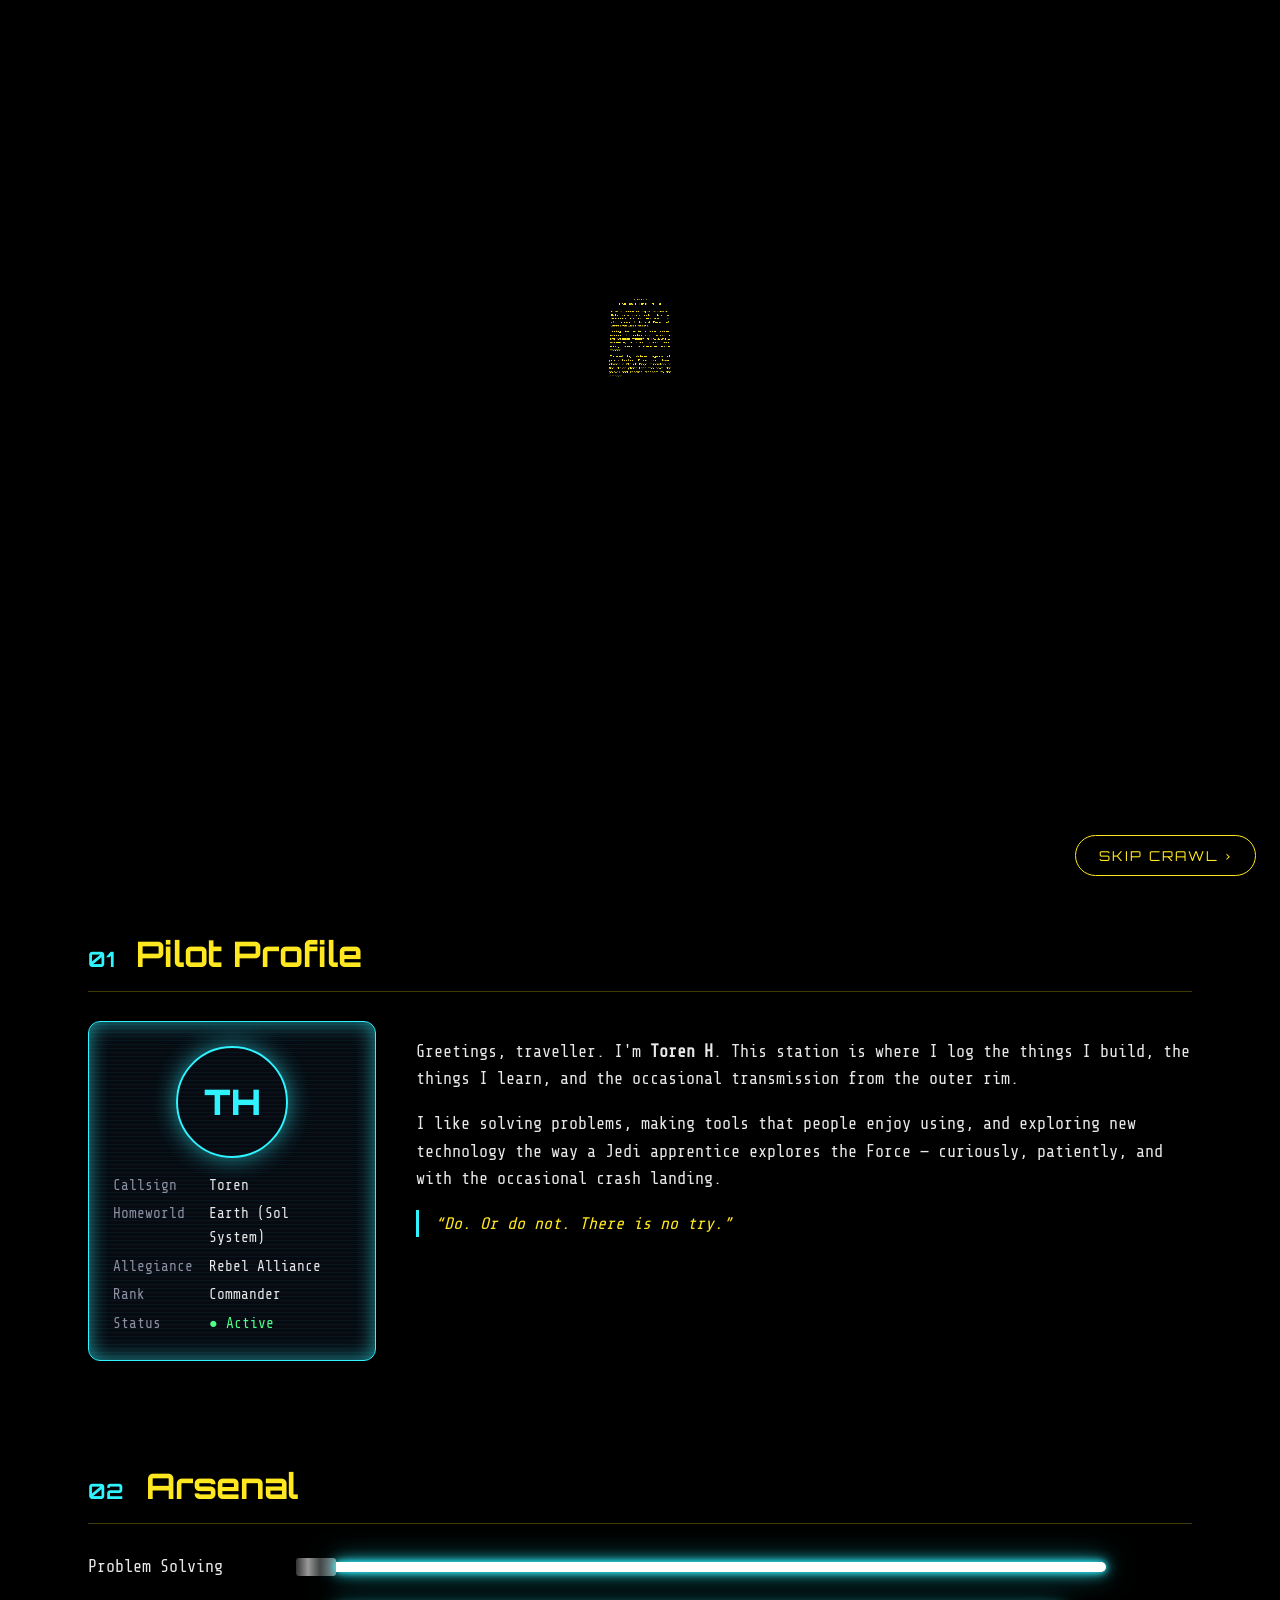
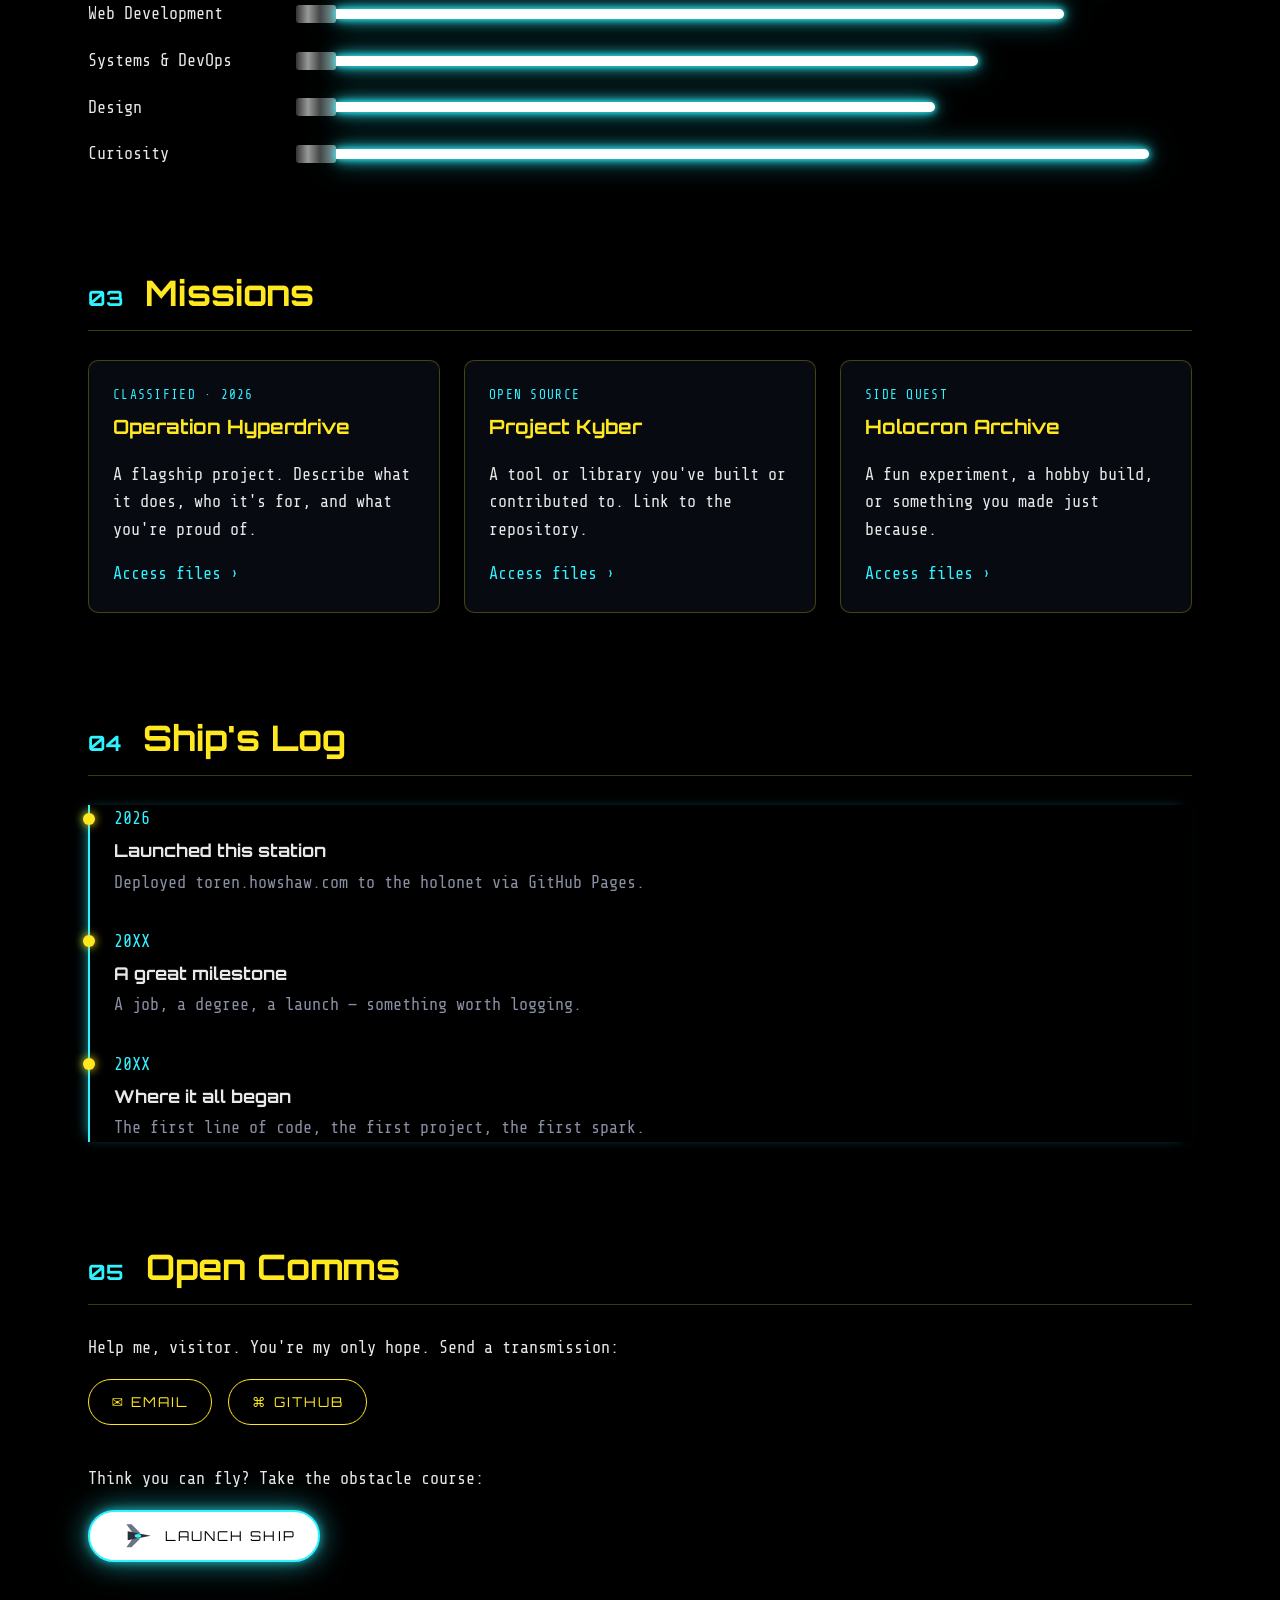
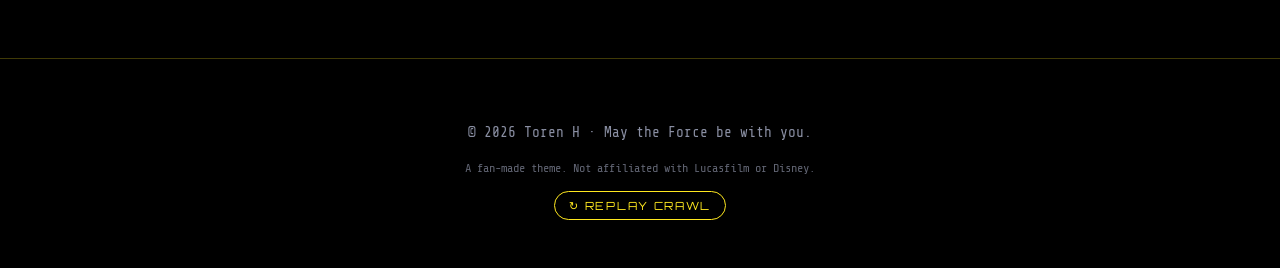
<file: index.html>
<!DOCTYPE html>
<html lang="en">
<head>
  <meta charset="utf-8">
  <meta name="viewport" content="width=device-width, initial-scale=1">
  <title>Toren H · A Long Time Ago, In a Galaxy Far, Far Away</title>
  <meta name="description" content="The personal holonet station of Toren H — projects, missions, and transmissions from across the galaxy.">
  <meta name="author" content="Toren H">
  <meta name="theme-color" content="#000000">
  <link rel="canonical" href="https://toren.howshaw.com/">

  <!-- Open Graph / social -->
  <meta property="og:type" content="website">
  <meta property="og:title" content="Toren H">
  <meta property="og:description" content="Projects, missions, and transmissions from across the galaxy.">
  <meta property="og:url" content="https://toren.howshaw.com/">
  <meta property="og:image" content="https://toren.howshaw.com/assets/img/og-image.svg">
  <meta name="twitter:card" content="summary_large_image">

  <link rel="icon" href="/favicon.svg" type="image/svg+xml">
  <link rel="manifest" href="/site.webmanifest">
  <link rel="preconnect" href="https://fonts.googleapis.com">
  <link rel="preconnect" href="https://fonts.gstatic.com" crossorigin>
  <link href="https://fonts.googleapis.com/css2?family=Orbitron:wght@400;700;900&family=Share+Tech+Mono&display=swap" rel="stylesheet">
  <link rel="stylesheet" href="/assets/css/style.css">

  <script type="application/ld+json">
  {
    "@context": "https://schema.org",
    "@type": "Person",
    "name": "Toren H",
    "url": "https://toren.howshaw.com/"
  }
  </script>
</head>
<body>
  <canvas id="starfield" aria-hidden="true"></canvas>

  <!-- Opening crawl -->
  <section id="intro" class="intro" aria-label="Opening crawl">
    <p class="intro-preface">A long time ago in a galaxy far,<br>far away....</p>
    <h1 class="intro-title"><span>TOREN</span><span>H</span></h1>
    <div class="crawl-viewport">
      <div class="crawl">
        <p class="crawl-episode">Episode I</p>
        <p class="crawl-subtitle">A NEW HOMEPAGE</p>
        <p>It is a period of digital expansion. Rebel developers, striking from a hidden terminal, have won their first victory against the evil Empire of Unfinished Side Projects.</p>
        <p>During the battle, a lone builder managed to deploy secret plans to the ultimate weapon: a PERSONAL WEBSITE, a static station with enough power to share an entire career.</p>
        <p>Pursued by sinister agents of procrastination, Toren races home aboard a GitHub Page, custodian of the stolen plans that can save the galaxy and restore freedom to the internet....</p>
      </div>
    </div>
    <button id="skip-intro" class="btn btn-ghost skip">Skip crawl ›</button>
  </section>

  <header class="site-header" id="top">
    <nav class="nav" aria-label="Main">
      <a href="#top" class="brand">T<span>·</span>H</a>
      <button class="nav-toggle" aria-expanded="false" aria-controls="nav-links" aria-label="Toggle navigation">☰</button>
      <ul id="nav-links" class="nav-links">
        <li><a href="#about">Profile</a></li>
        <li><a href="#skills">Arsenal</a></li>
        <li><a href="#missions">Missions</a></li>
        <li><a href="#log">Ship's Log</a></li>
        <li><a href="#contact">Comms</a></li>
        <li><button id="side-toggle" class="side-toggle" title="Switch sides">◐ <span>Light Side</span></button></li>
      </ul>
    </nav>
  </header>

  <main>
    <section class="hero">
      <p class="eyebrow">// Incoming transmission</p>
      <h2 class="hero-title">Toren H</h2>
      <p class="hero-sub" id="typed" data-phrases='["Builder of things.","Pilot of terminals.","Tinkerer. Learner. Rebel."]'></p>
      <div class="hero-actions">
        <a href="#missions" class="btn btn-saber">View Missions</a>
        <a href="#contact" class="btn btn-ghost">Open Comms</a>
      </div>
    </section>

    <section id="about" class="panel">
      <h2 class="section-title"><span>01</span> Pilot Profile</h2>
      <div class="profile">
        <div class="holo-card" aria-hidden="true">
          <div class="holo-avatar">TH</div>
          <dl class="holo-stats">
            <dt>Callsign</dt><dd>Toren</dd>
            <dt>Homeworld</dt><dd>Earth (Sol System)</dd>
            <dt>Allegiance</dt><dd>Rebel Alliance</dd>
            <dt>Rank</dt><dd>Commander</dd>
            <dt>Status</dt><dd class="status-ok">● Active</dd>
          </dl>
        </div>
        <div class="profile-text">
          <!-- TODO: replace with your own bio -->
          <p>Greetings, traveller. I'm <strong>Toren H</strong>. This station is where I log the things I build, the things I learn, and the occasional transmission from the outer rim.</p>
          <p>I like solving problems, making tools that people enjoy using, and exploring new technology the way a Jedi apprentice explores the Force — curiously, patiently, and with the occasional crash landing.</p>
          <p class="quote">“Do. Or do not. There is no try.”</p>
        </div>
      </div>
    </section>

    <section id="skills" class="panel">
      <h2 class="section-title"><span>02</span> Arsenal</h2>
      <!-- TODO: adjust skills and levels (0-100) -->
      <ul class="skills">
        <li data-level="90"><span>Problem Solving</span><div class="saber"><i></i></div></li>
        <li data-level="85"><span>Web Development</span><div class="saber"><i></i></div></li>
        <li data-level="75"><span>Systems &amp; DevOps</span><div class="saber"><i></i></div></li>
        <li data-level="70"><span>Design</span><div class="saber"><i></i></div></li>
        <li data-level="95"><span>Curiosity</span><div class="saber"><i></i></div></li>
      </ul>
    </section>

    <section id="missions" class="panel">
      <h2 class="section-title"><span>03</span> Missions</h2>
      <!-- TODO: replace with real projects -->
      <div class="cards">
        <article class="card">
          <p class="card-tag">Classified · 2026</p>
          <h3>Operation Hyperdrive</h3>
          <p>A flagship project. Describe what it does, who it's for, and what you're proud of.</p>
          <a href="#" class="card-link">Access files ›</a>
        </article>
        <article class="card">
          <p class="card-tag">Open Source</p>
          <h3>Project Kyber</h3>
          <p>A tool or library you've built or contributed to. Link to the repository.</p>
          <a href="#" class="card-link">Access files ›</a>
        </article>
        <article class="card">
          <p class="card-tag">Side Quest</p>
          <h3>Holocron Archive</h3>
          <p>A fun experiment, a hobby build, or something you made just because.</p>
          <a href="#" class="card-link">Access files ›</a>
        </article>
      </div>
    </section>

    <section id="log" class="panel">
      <h2 class="section-title"><span>04</span> Ship's Log</h2>
      <!-- TODO: replace with your timeline -->
      <ol class="timeline">
        <li><time>2026</time><h3>Launched this station</h3><p>Deployed toren.howshaw.com to the holonet via GitHub Pages.</p></li>
        <li><time>20XX</time><h3>A great milestone</h3><p>A job, a degree, a launch — something worth logging.</p></li>
        <li><time>20XX</time><h3>Where it all began</h3><p>The first line of code, the first project, the first spark.</p></li>
      </ol>
    </section>

    <section id="contact" class="panel">
      <h2 class="section-title"><span>05</span> Open Comms</h2>
      <p class="contact-intro">Help me, visitor. You're my only hope. Send a transmission:</p>
      <!-- TODO: fill in your real links -->
      <ul class="comms">
        <li><a href="mailto:hello@howshaw.com" class="btn btn-ghost">✉ Email</a></li>
        <li><a href="https://github.com/" class="btn btn-ghost" rel="me noopener">⌘ GitHub</a></li>
      </ul>

      <div class="pilot-test">
        <p>Think you can fly? Take the obstacle course:</p>
        <button id="launch-ship" class="btn btn-saber launch-ship" aria-haspopup="dialog">
          <svg viewBox="-36 -20 60 40" aria-hidden="true">
            <path class="flame" d="M-14 -5 L-34 0 L-14 5 Z"/>
            <path class="wing" d="M-6 -4 L-16 -18 L-8 -18 L6 -4 Z M-6 4 L-16 18 L-8 18 L6 4 Z"/>
            <path class="hull" d="M22 0 L-14 -7 L-14 7 Z"/>
            <ellipse class="cockpit" cx="2" cy="0" rx="5" ry="3"/>
          </svg>
          <span>Launch Ship</span>
        </button>
      </div>
    </section>
  </main>

  <!-- Spaceship obstacle course (see assets/js/game.js) -->
  <div id="game" class="game" hidden role="dialog" aria-modal="true" aria-label="Spaceship obstacle course">
    <canvas tabindex="-1"></canvas>
    <button class="game-close btn btn-ghost small" aria-label="Exit game">✕ Exit</button>
  </div>

  <footer class="site-footer">
    <p>© <span id="year">2026</span> Toren H · May the Force be with you.</p>
    <p class="disclaimer">A fan-made theme. Not affiliated with Lucasfilm or Disney.</p>
    <button id="replay" class="btn btn-ghost small">↻ Replay crawl</button>
  </footer>

  <script src="/assets/js/main.js" defer></script>
  <script src="/assets/js/game.js" defer></script>
</body>
</html>
</file>
<file: assets/css/style.css>
/* ===== Theme ===== */
:root {
  --bg: #000;
  --fg: #e8e8e8;
  --muted: #8a8fa3;
  --gold: #ffe81f;          /* crawl yellow */
  --saber: #2ff3ff;         /* light side blue */
  --saber-glow: rgba(47, 243, 255, .6);
  --panel: rgba(10, 14, 24, .72);
  --border: rgba(255, 232, 31, .25);
  --font-display: "Orbitron", system-ui, sans-serif;
  --font-mono: "Share Tech Mono", ui-monospace, monospace;
}
body.dark-side {
  --saber: #ff2a2a;
  --saber-glow: rgba(255, 42, 42, .6);
  --border: rgba(255, 42, 42, .3);
}

* { box-sizing: border-box; }
html { scroll-behavior: smooth; }
body {
  margin: 0;
  background: var(--bg);
  color: var(--fg);
  font-family: var(--font-mono);
  font-size: 1.05rem;
  line-height: 1.65;
  overflow-x: hidden;
}
body.intro-active { overflow: hidden; }
a { color: var(--saber); }
#starfield { position: fixed; inset: 0; z-index: -1; width: 100%; height: 100%; }

/* ===== Buttons ===== */
.btn {
  display: inline-block;
  padding: .7rem 1.4rem;
  font-family: var(--font-display);
  font-size: .85rem;
  letter-spacing: .15em;
  text-transform: uppercase;
  text-decoration: none;
  border-radius: 999px;
  cursor: pointer;
  transition: box-shadow .25s, transform .2s, background .25s;
}
.btn:hover { transform: translateY(-2px); }
.btn-saber {
  background: #fff;
  color: #000;
  border: 2px solid var(--saber);
  box-shadow: 0 0 10px var(--saber-glow), 0 0 30px var(--saber-glow);
}
.btn-saber:hover { box-shadow: 0 0 16px var(--saber), 0 0 50px var(--saber-glow); }
.btn-ghost {
  background: transparent;
  color: var(--gold);
  border: 1px solid var(--gold);
}
.btn-ghost:hover { background: rgba(255, 232, 31, .1); }
.btn.small { padding: .4rem .9rem; font-size: .7rem; }

/* ===== Opening crawl ===== */
.intro {
  position: fixed; inset: 0; z-index: 100;
  background: #000;
  overflow: hidden;
  transition: opacity 1s;
}
.intro.hidden { opacity: 0; pointer-events: none; }
.intro-preface {
  position: absolute; top: 40%; left: 50%;
  transform: translate(-50%, -50%);
  margin: 0;
  color: #4bd5ee;
  font-family: var(--font-display);
  font-size: clamp(1rem, 3vw, 2rem);
  opacity: 0;
  animation: preface 6s ease-in-out .5s forwards;
}
.intro-title {
  position: absolute; top: 50%; left: 50%;
  margin: 0;
  display: flex; flex-direction: column; align-items: center;
  color: transparent;
  -webkit-text-stroke: 2px var(--gold);
  font-family: var(--font-display);
  font-weight: 900;
  font-size: clamp(3rem, 14vw, 10rem);
  line-height: .9;
  letter-spacing: .05em;
  opacity: 0;
  transform: translate(-50%, -50%) scale(2.5);
  animation: logo 9s ease-in 6.5s forwards;
}
.crawl-viewport {
  position: absolute; inset: 0;
  perspective: 400px;
  display: flex; justify-content: center;
}
.crawl {
  position: absolute; top: 100%;
  width: min(90%, 42rem);
  color: var(--gold);
  font-family: var(--font-display);
  font-size: clamp(1.1rem, 3.2vw, 2rem);
  font-weight: 700;
  text-align: justify;
  transform-origin: 50% 100%;
  animation: crawl 60s linear 9s forwards;
}
.crawl-episode, .crawl-subtitle { text-align: center; margin: 0; }
.crawl-subtitle { font-size: 1.6em; margin-bottom: 1em; }
.skip { position: absolute; right: 1.5rem; bottom: 1.5rem; z-index: 2; }

@keyframes preface { 0%,100% { opacity: 0; } 15%,80% { opacity: 1; } }
@keyframes logo {
  0%   { opacity: 1; transform: translate(-50%, -50%) scale(2.5); }
  90%  { opacity: 1; }
  100% { opacity: 0; transform: translate(-50%, -50%) scale(0.05); }
}
@keyframes crawl {
  0%   { transform: rotateX(25deg) translateY(0) translateZ(0); }
  100% { transform: rotateX(25deg) translateY(-320%) translateZ(-2500px); }
}

/* ===== Header / nav ===== */
.site-header {
  position: sticky; top: 0; z-index: 50;
  background: rgba(0, 0, 0, .75);
  backdrop-filter: blur(6px);
  border-bottom: 1px solid var(--border);
}
.nav {
  max-width: 72rem; margin: 0 auto;
  display: flex; align-items: center; justify-content: space-between;
  padding: .8rem 1.5rem;
}
.brand {
  font-family: var(--font-display); font-weight: 900; font-size: 1.4rem;
  color: var(--gold); text-decoration: none;
}
.brand span { color: var(--saber); }
.nav-links { display: flex; gap: 1.5rem; list-style: none; margin: 0; padding: 0; align-items: center; }
.nav-links a {
  color: var(--fg); text-decoration: none;
  font-family: var(--font-display); font-size: .8rem; letter-spacing: .12em; text-transform: uppercase;
}
.nav-links a:hover { color: var(--saber); text-shadow: 0 0 8px var(--saber-glow); }
.side-toggle {
  background: none; border: 1px solid var(--saber); color: var(--saber);
  border-radius: 999px; padding: .3rem .8rem; cursor: pointer;
  font-family: var(--font-mono); font-size: .8rem;
}
.nav-toggle { display: none; background: none; border: 0; color: var(--gold); font-size: 1.6rem; cursor: pointer; }

/* ===== Sections ===== */
main { max-width: 72rem; margin: 0 auto; padding: 0 1.5rem; }
.hero {
  min-height: 85vh;
  display: flex; flex-direction: column; justify-content: center;
}
.eyebrow { color: var(--saber); margin: 0; }
.hero-title {
  font-family: var(--font-display); font-weight: 900;
  font-size: clamp(2.5rem, 9vw, 6rem);
  line-height: 1; margin: .3em 0;
  color: var(--gold);
  text-shadow: 0 0 30px rgba(255, 232, 31, .35);
}
.hero-sub { font-size: clamp(1.1rem, 2.5vw, 1.5rem); min-height: 1.7em; }
.hero-sub::after { content: "▌"; color: var(--saber); animation: blink 1s steps(1) infinite; }
.hero-actions { display: flex; gap: 1rem; flex-wrap: wrap; margin-top: 1.5rem; }
@keyframes blink { 50% { opacity: 0; } }

.panel {
  margin: 6rem 0;
  opacity: 0; transform: translateY(30px);
  transition: opacity .8s, transform .8s;
}
.panel.visible { opacity: 1; transform: none; }
.section-title {
  font-family: var(--font-display);
  font-size: clamp(1.5rem, 4vw, 2.2rem);
  color: var(--gold);
  border-bottom: 1px solid var(--border);
  padding-bottom: .5rem;
}
.section-title span { color: var(--saber); font-size: .6em; margin-right: .5em; }

/* Profile */
.profile { display: grid; grid-template-columns: 18rem 1fr; gap: 2.5rem; align-items: start; }
.holo-card {
  background: var(--panel);
  border: 1px solid var(--saber);
  border-radius: 12px;
  padding: 1.5rem;
  box-shadow: 0 0 20px var(--saber-glow) inset;
  background-image: repeating-linear-gradient(0deg, transparent 0 3px, rgba(47,243,255,.05) 3px 4px);
}
.holo-avatar {
  width: 7rem; height: 7rem; margin: 0 auto 1rem;
  border-radius: 50%;
  display: grid; place-items: center;
  font-family: var(--font-display); font-size: 2.2rem; font-weight: 900;
  color: var(--saber);
  border: 2px solid var(--saber);
  box-shadow: 0 0 25px var(--saber-glow);
  animation: flicker 4s infinite;
}
@keyframes flicker { 0%,100% { opacity: 1; } 92% { opacity: 1; } 93% { opacity: .4; } 94% { opacity: 1; } 96% { opacity: .6; } }
.holo-stats { display: grid; grid-template-columns: auto 1fr; gap: .3rem 1rem; margin: 0; font-size: .9rem; }
.holo-stats dt { color: var(--muted); }
.holo-stats dd { margin: 0; }
.status-ok { color: #4dff88; }
.quote { color: var(--gold); font-style: italic; border-left: 3px solid var(--saber); padding-left: 1rem; }

/* Skills as lightsabers */
.skills { list-style: none; padding: 0; display: grid; gap: 1.2rem; }
.skills li { display: grid; grid-template-columns: 12rem 1fr; align-items: center; gap: 1rem; }
.saber {
  position: relative; height: 10px;
  background: linear-gradient(90deg, #555 0 2.5rem, transparent 2.5rem);
  border-radius: 6px;
}
.saber::before { /* hilt */
  content: ""; position: absolute; left: 0; top: -4px; width: 2.5rem; height: 18px;
  background: linear-gradient(90deg, #333, #999 30%, #444 60%, #888);
  border-radius: 3px;
}
.saber i {
  position: absolute; left: 2.5rem; top: 0; height: 100%;
  width: 0;
  background: #fff;
  border-radius: 0 6px 6px 0;
  box-shadow: 0 0 6px var(--saber), 0 0 14px var(--saber), 0 0 28px var(--saber-glow);
  transition: width 1.4s cubic-bezier(.2,.8,.2,1);
}

/* Cards */
.cards { display: grid; grid-template-columns: repeat(auto-fit, minmax(16rem, 1fr)); gap: 1.5rem; }
.card {
  background: var(--panel);
  border: 1px solid var(--border);
  border-radius: 10px;
  padding: 1.5rem;
  transition: border-color .3s, box-shadow .3s, transform .3s;
}
.card:hover { border-color: var(--saber); box-shadow: 0 0 25px var(--saber-glow); transform: translateY(-4px); }
.card h3 { font-family: var(--font-display); color: var(--gold); margin: .3rem 0 .6rem; }
.card-tag { color: var(--saber); font-size: .8rem; text-transform: uppercase; letter-spacing: .1em; margin: 0; }
.card-link { text-decoration: none; }

/* Timeline */
.timeline { list-style: none; padding: 0 0 0 1.5rem; border-left: 2px solid var(--saber); box-shadow: -6px 0 12px -6px var(--saber-glow); }
.timeline li { position: relative; margin-bottom: 2rem; }
.timeline li::before {
  content: ""; position: absolute; left: calc(-1.5rem - 7px); top: .45rem;
  width: 12px; height: 12px; border-radius: 50%;
  background: var(--gold); box-shadow: 0 0 10px var(--gold);
}
.timeline time { color: var(--saber); }
.timeline h3 { font-family: var(--font-display); margin: .2rem 0; font-size: 1.1rem; }
.timeline p { margin: 0; color: var(--muted); }

/* Contact */
.comms { list-style: none; padding: 0; display: flex; flex-wrap: wrap; gap: 1rem; }

/* Launch Ship button */
.pilot-test { margin-top: 2.5rem; }
.launch-ship { display: inline-flex; align-items: center; gap: .7rem; border: 2px solid var(--saber); }
.launch-ship svg { width: 2.6rem; height: 1.6rem; transition: transform .3s; }
.launch-ship .hull { fill: #2a2f3a; }
.launch-ship .wing { fill: #6b7385; }
.launch-ship .cockpit { fill: var(--saber); }
.launch-ship .flame { fill: var(--saber); opacity: 0; transition: opacity .2s; }
.launch-ship:hover svg, .launch-ship:focus-visible svg { transform: translateX(6px); }
.launch-ship:hover .flame, .launch-ship:focus-visible .flame { opacity: 1; animation: flame .12s infinite alternate; }
@keyframes flame { to { opacity: .5; } }

/* Game overlay */
body.game-active { overflow: hidden; }
.game { position: fixed; inset: 0; z-index: 200; background: #000; }
.game[hidden] { display: none; }
.game canvas { display: block; width: 100%; height: 100%; touch-action: none; outline: none; }
.game-close { position: absolute; top: 1rem; right: 1rem; }

/* Footer */
.site-footer {
  text-align: center; padding: 3rem 1.5rem;
  border-top: 1px solid var(--border);
  color: var(--muted); font-size: .9rem;
}
.disclaimer { font-size: .75rem; opacity: .7; }

/* 404 */
.lost { min-height: 100vh; display: flex; flex-direction: column; align-items: center; justify-content: center; text-align: center; padding: 2rem; }
.lost h1 { font-family: var(--font-display); font-size: clamp(4rem, 20vw, 10rem); color: var(--gold); margin: 0; line-height: 1; }

/* ===== Responsive ===== */
@media (max-width: 760px) {
  .nav-toggle { display: block; }
  .nav-links {
    display: none; position: absolute; top: 100%; left: 0; right: 0;
    flex-direction: column; gap: 1rem; padding: 1.5rem;
    background: rgba(0,0,0,.95); border-bottom: 1px solid var(--border);
  }
  .nav-links.open { display: flex; }
  .profile { grid-template-columns: 1fr; }
  .skills li { grid-template-columns: 1fr; gap: .4rem; }
}

@media (prefers-reduced-motion: reduce) {
  *, *::before, *::after { animation: none !important; transition: none !important; }
  .panel { opacity: 1; transform: none; }
}
</file>
